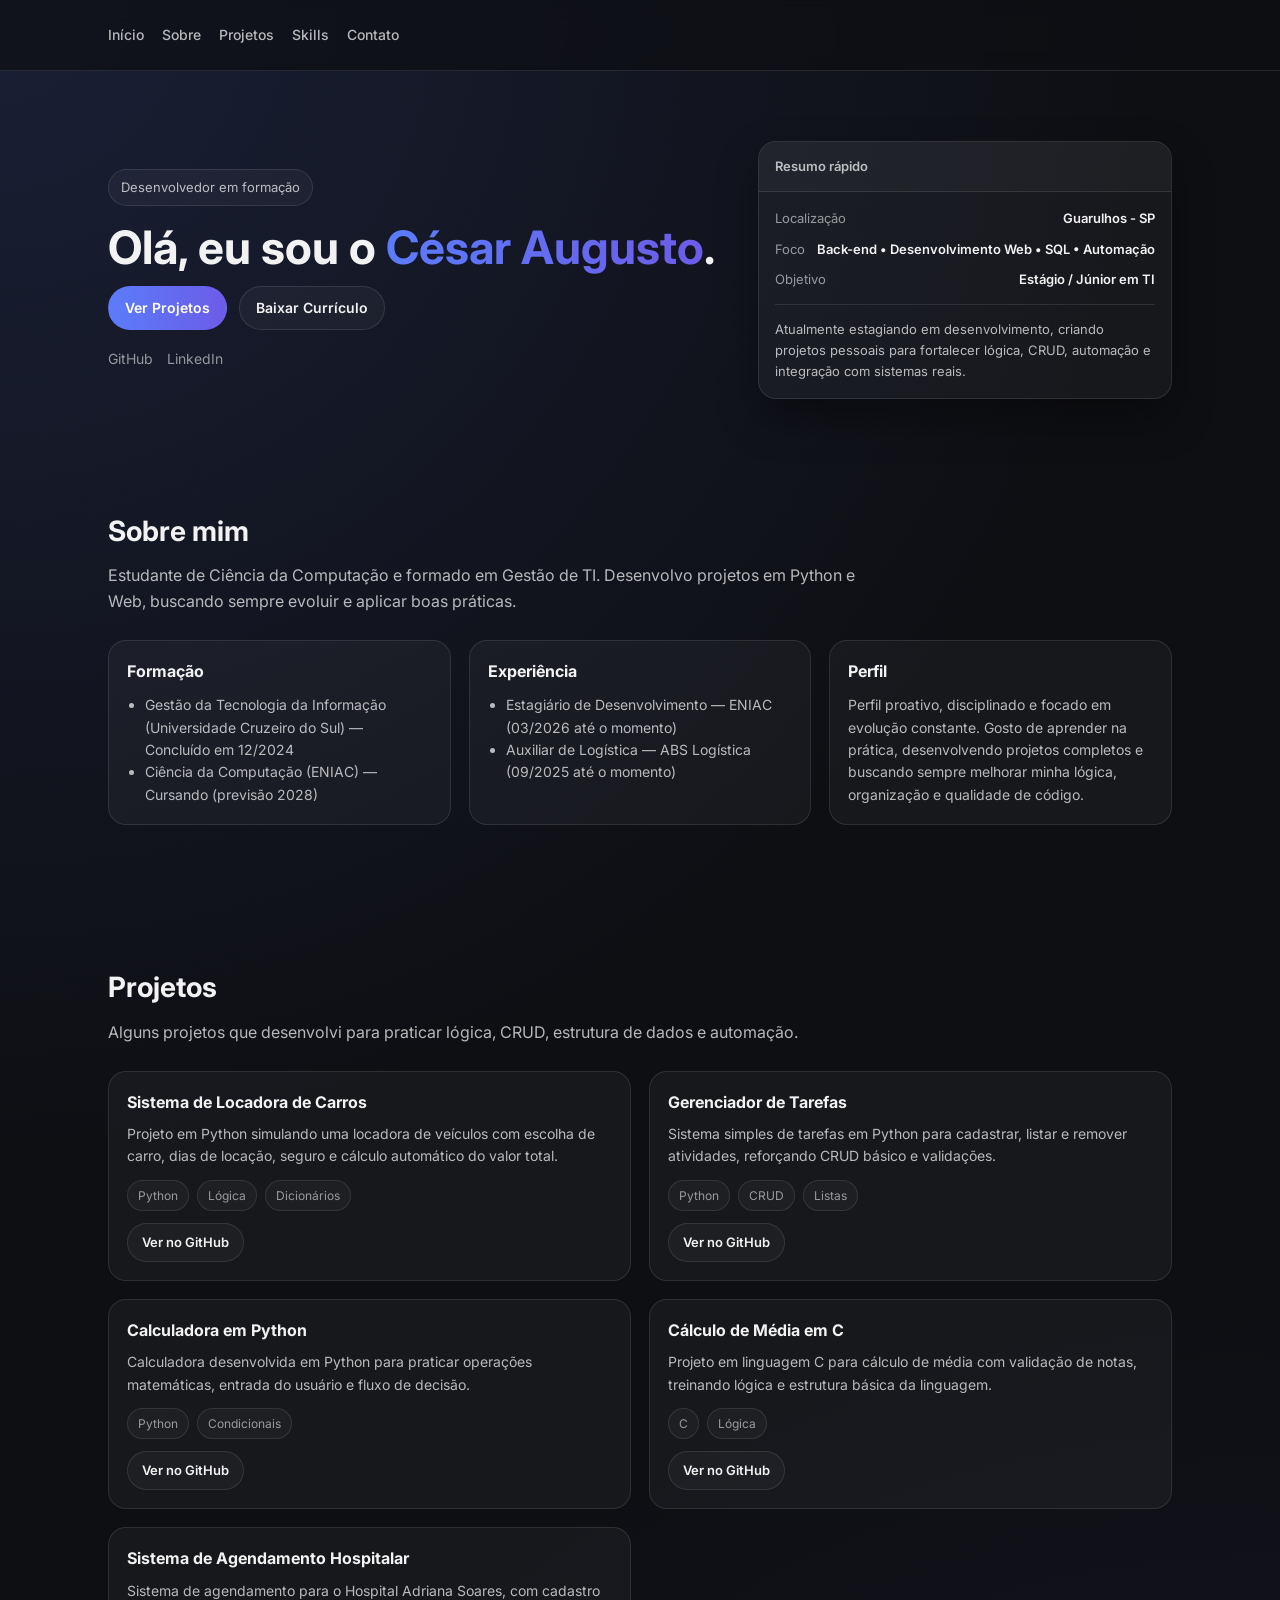
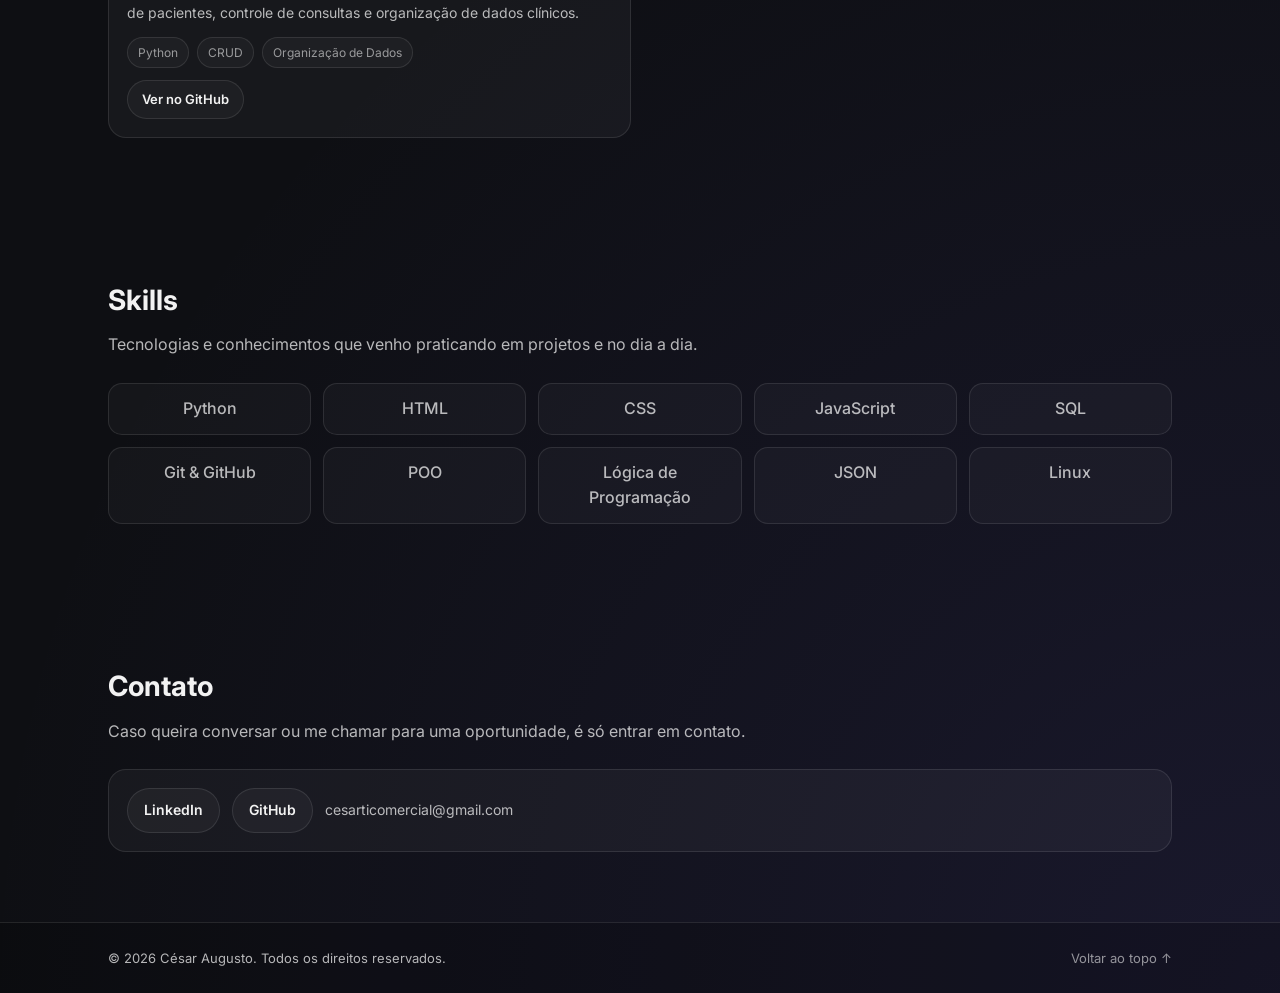
<file: index.html>
<!DOCTYPE html>
<html lang="pt-BR">
<head>
  <meta charset="UTF-8" />
  <meta name="viewport" content="width=device-width, initial-scale=1.0" />
  <title>César Augusto | Portfólio</title>
 
  <link rel="preconnect" href="https://fonts.googleapis.com">
  <link rel="preconnect" href="https://fonts.gstatic.com" crossorigin>
 
  <link href="https://fonts.googleapis.com/css2?family=Inter:wght@300;400;500;600;700&display=swap" rel="stylesheet">
 
  <link rel="stylesheet" href="style.css" />
</head>
 
<body>
  <header class="header" id="topo">
    <div class="container header-content">
      <nav class="nav" id="nav">
        <a href="#inicio">Início</a>
        <a href="#sobre">Sobre</a>
        <a href="#projetos">Projetos</a>
        <a href="#skills">Skills</a>
        <a href="#contato">Contato</a>
      </nav>
 
      <button class="menu-btn" id="menuBtn" aria-label="Abrir menu">
        ☰
      </button>
    </div>
  </header>
 
  <main>
    <!-- HERO -->
    <section class="hero" id="inicio">
      <div class="container hero-grid">
        <div class="hero-text">
          <p class="tag">Desenvolvedor em formação</p>
 
          <h1>
            Olá, eu sou o <span class="highlight">César Augusto</span>.
          </h1>
 
          <div class="hero-actions">
            <a class="btn primary" href="#projetos">Ver Projetos</a>
            <a class="btn ghost" href="Cesar_Augusto.cv.pdf" target="_blank">Baixar Currículo</a>
          </div>
 
          <div class="links">
            <a href="https://github.com/cesarcezinha5-dev" target="_blank">GitHub</a>
            <a href="https://linkedin.com/in/cesarauguusto" target="_blank">LinkedIn</a>
          </div>
        </div>
 
        <div class="hero-card">
          <div class="hero-card-top">
            <p class="mini-title">Resumo rápido</p>
          </div>
 
          <div class="hero-card-body">
            <div class="info-line">
              <span class="label">Localização</span>
              <span class="value">Guarulhos - SP</span>
            </div>
 
            <div class="info-line">
              <span class="label">Foco</span>
              <span class="value">Back-end • Desenvolvimento Web • SQL • Automação</span>
            </div>
 
            <div class="info-line">
              <span class="label">Objetivo</span>
              <span class="value">Estágio / Júnior em TI</span>
            </div>
 
            <div class="divider"></div>
 
            <p class="small-text">
              Atualmente estagiando em desenvolvimento, criando projetos pessoais para fortalecer lógica, CRUD, automação e integração com sistemas reais.
            </p>
          </div>
        </div>
      </div>
    </section>
 
    <!-- SOBRE -->
    <section class="section" id="sobre">
      <div class="container">
        <h2>Sobre mim</h2>
        <p class="section-desc">
          Estudante de Ciência da Computação e formado em Gestão de TI. Desenvolvo projetos em Python e Web, buscando sempre evoluir e aplicar boas práticas.
        </p>
 
        <div class="about-grid">
          <div class="about-card">
            <h3>Formação</h3>
            <ul>
              <li>Gestão da Tecnologia da Informação (Universidade Cruzeiro do Sul) — Concluído em 12/2024</li>
              <li>Ciência da Computação (ENIAC) — Cursando (previsão 2028)</li>
            </ul>
          </div>
 
          <div class="about-card">
            <h3>Experiência</h3>
            <ul>
              <li>Estagiário de Desenvolvimento — ENIAC (03/2026 até o momento)</li>
              <li>Auxiliar de Logística — ABS Logística (09/2025 até o momento)</li>
            </ul>
          </div>
 
          <div class="about-card">
            <h3>Perfil</h3>
            <p>
              Perfil proativo, disciplinado e focado em evolução constante. Gosto de aprender na prática, desenvolvendo projetos completos e buscando sempre melhorar minha lógica, organização e qualidade de código.
            </p>
          </div>
        </div>
      </div>
    </section>
 
    <!-- PROJETOS -->
    <section class="section" id="projetos">
      <div class="container">
        <h2>Projetos</h2>
        <p class="section-desc">
          Alguns projetos que desenvolvi para praticar lógica, CRUD, estrutura de dados e automação.
        </p>
 
        <div class="projects-grid">
          <article class="project-card">
            <h3>Sistema de Locadora de Carros</h3>
            <p>
              Projeto em Python simulando uma locadora de veículos com escolha de carro, dias de locação,
              seguro e cálculo automático do valor total.
            </p>
            <div class="tech">
              <span>Python</span>
              <span>Lógica</span>
              <span>Dicionários</span>
            </div>
            <a class="btn small" target="_blank" href="https://github.com/cesarcezinha5-dev/LocadoraDecarros">Ver no GitHub</a>
          </article>
 
          <article class="project-card">
            <h3>Gerenciador de Tarefas</h3>
            <p>
              Sistema simples de tarefas em Python para cadastrar, listar e remover atividades, reforçando CRUD básico e validações.
            </p>
            <div class="tech">
              <span>Python</span>
              <span>CRUD</span>
              <span>Listas</span>
            </div>
            <a class="btn small" target="_blank" href="https://github.com/cesarcezinha5-dev/GerenciadorDeTarefas">Ver no GitHub</a>
          </article>
 
          <article class="project-card">
            <h3>Calculadora em Python</h3>
            <p>
              Calculadora desenvolvida em Python para praticar operações matemáticas, entrada do usuário e fluxo de decisão.
            </p>
            <div class="tech">
              <span>Python</span>
              <span>Condicionais</span>
            </div>
            <a class="btn small" target="_blank" href="https://github.com/cesarcezinha5-dev/calculadora-python">Ver no GitHub</a>
          </article>
 
          <article class="project-card">
            <h3>Cálculo de Média em C</h3>
            <p>
              Projeto em linguagem C para cálculo de média com validação de notas, treinando lógica e estrutura básica da linguagem.
            </p>
            <div class="tech">
              <span>C</span>
              <span>Lógica</span>
            </div>
            <a class="btn small" target="_blank" href="https://github.com/cesarcezinha5-dev/C-lculo-de-m-dia-em-C">Ver no GitHub</a>
          </article>
 
          <article class="project-card">
            <h3>Sistema de Agendamento Hospitalar</h3>
            <p>
              Sistema de agendamento para o Hospital Adriana Soares, com cadastro de pacientes, controle de consultas e organização de dados clínicos.
            </p>
            <div class="tech">
              <span>Python</span>
              <span>CRUD</span>
              <span>Organização de Dados</span>
            </div>
            <a class="btn small" target="_blank" href="https://github.com/cesarcezinha5-dev/Sistema-de-Agendamento-Hospitalar---Hospital-Adriana-Soares">Ver no GitHub</a>
          </article>
        </div>
      </div>
    </section>
 
    <!-- SKILLS -->
    <section class="section" id="skills">
      <div class="container">
        <h2>Skills</h2>
        <p class="section-desc">
          Tecnologias e conhecimentos que venho praticando em projetos e no dia a dia.
        </p>
 
        <div class="skills-grid">
          <div class="skill">Python</div>
          <div class="skill">HTML</div>
          <div class="skill">CSS</div>
          <div class="skill">JavaScript</div>
          <div class="skill">SQL</div>
          <div class="skill">Git & GitHub</div>
          <div class="skill">POO</div>
          <div class="skill">Lógica de Programação</div>
          <div class="skill">JSON</div>
          <div class="skill">Linux</div>
        </div>
      </div>
    </section>
 
    <!-- CONTATO -->
    <section class="section" id="contato">
      <div class="container">
        <h2>Contato</h2>
        <p class="section-desc">
          Caso queira conversar ou me chamar para uma oportunidade, é só entrar em contato.
        </p>
 
        <div class="contact-box">
          <a class="btn ghost" target="_blank" href="https://linkedin.com/in/cesarauguusto">LinkedIn</a>
          <a class="btn ghost" target="_blank" href="https://github.com/cesarcezinha5-dev">GitHub</a>
          <span class="contact-email">cesarticomercial@gmail.com</span>
        </div>
      </div>
    </section>
  </main>
 
  <footer class="footer">
    <div class="container footer-content">
      <p>© <span id="year"></span> César Augusto. Todos os direitos reservados.</p>
      <a href="#topo">Voltar ao topo ↑</a>
    </div>
  </footer>
 
  <script src="javascript.js"></script>
</body>
</html>
</file>
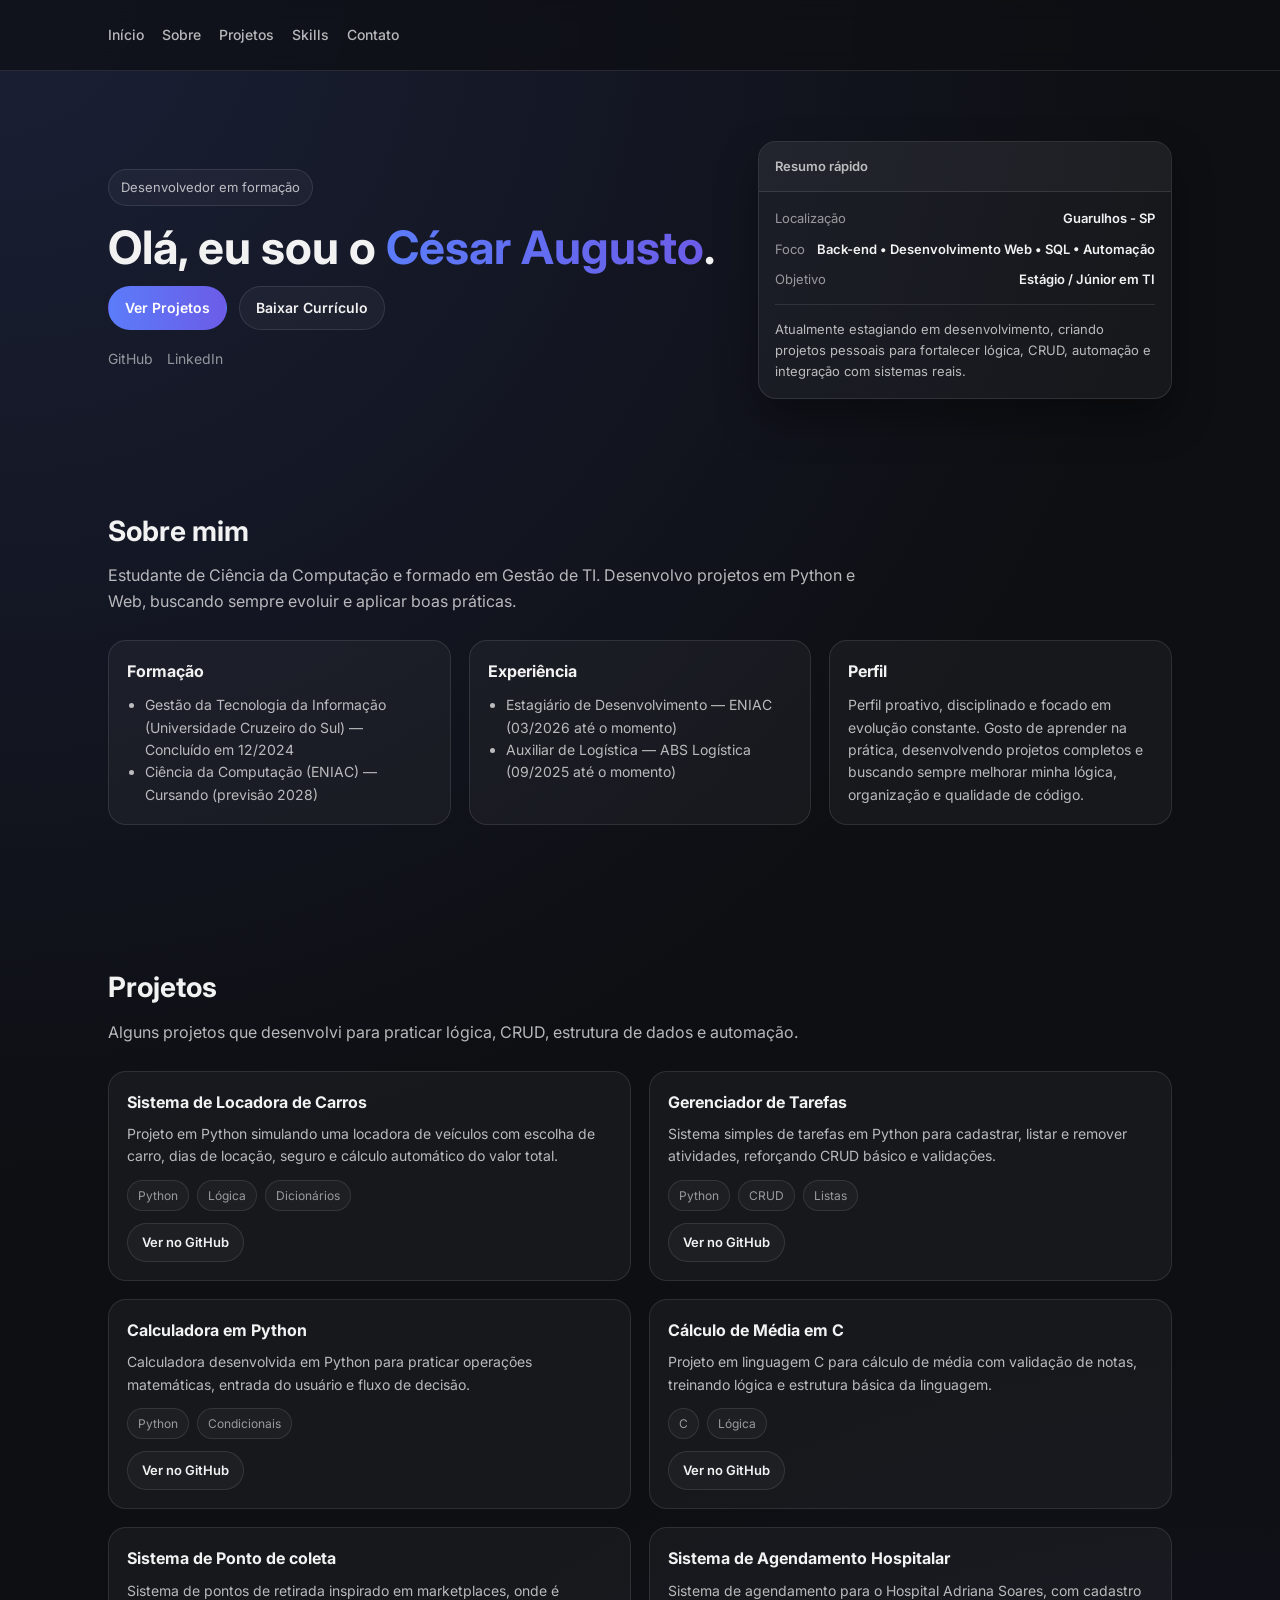
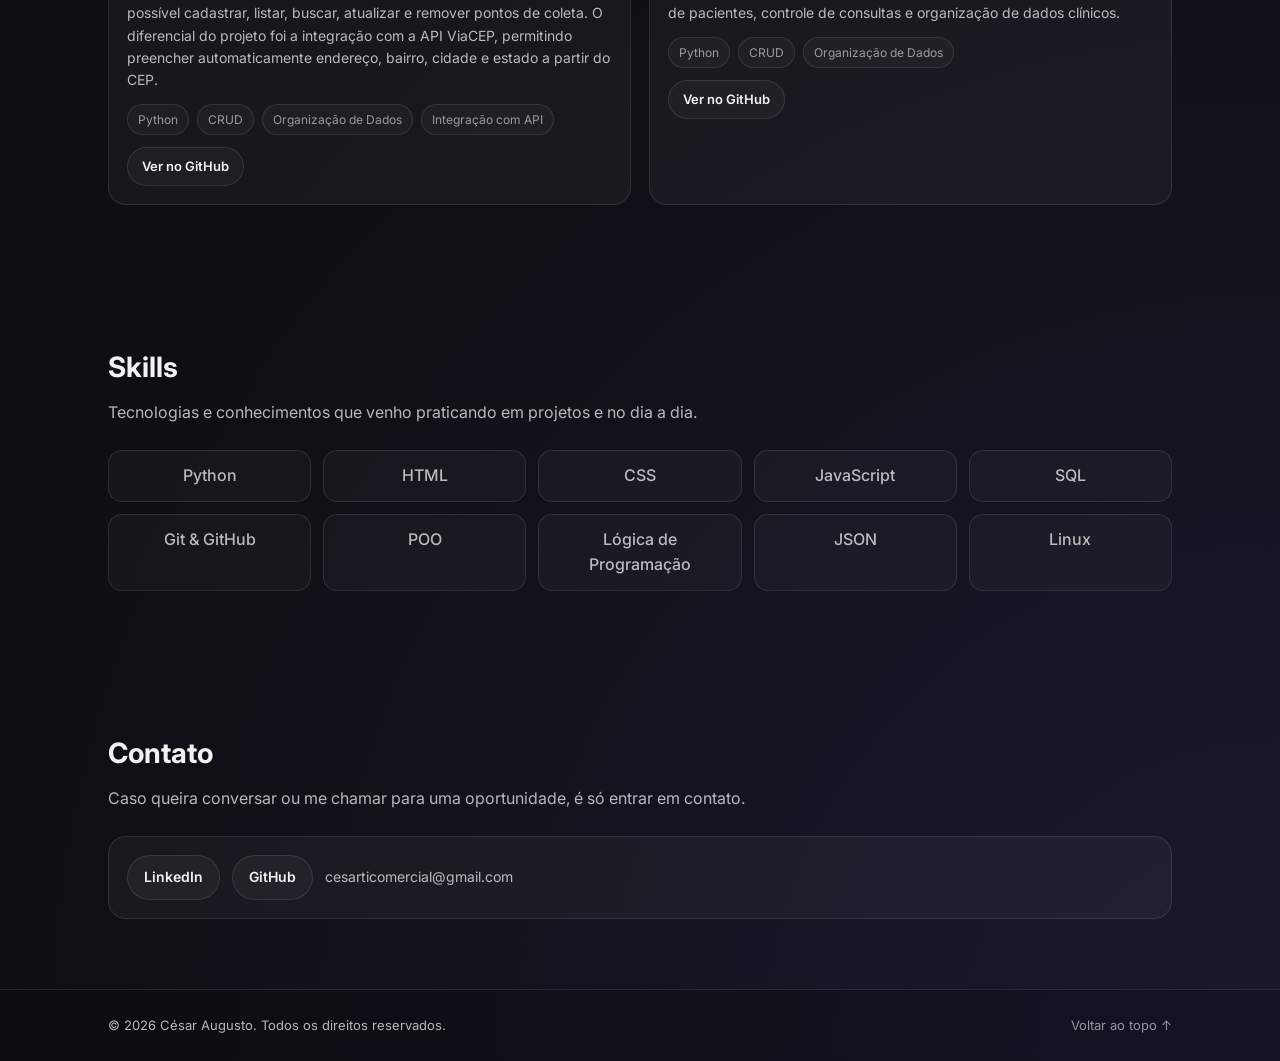
<file: Desktop/porfolio/index.html>
<!DOCTYPE html>
<html lang="pt-BR">
<head>
  <meta charset="UTF-8" />
  <meta name="viewport" content="width=device-width, initial-scale=1.0" />
  <title>César Augusto | Portfólio</title>
 
  <link rel="preconnect" href="https://fonts.googleapis.com">
  <link rel="preconnect" href="https://fonts.gstatic.com" crossorigin>
 
  <link href="https://fonts.googleapis.com/css2?family=Inter:wght@300;400;500;600;700&display=swap" rel="stylesheet">
 
  <link rel="stylesheet" href="style.css" />
</head>
 
<body>
  <header class="header" id="topo">
    <div class="container header-content">
      <nav class="nav" id="nav">
        <a href="#inicio">Início</a>
        <a href="#sobre">Sobre</a>
        <a href="#projetos">Projetos</a>
        <a href="#skills">Skills</a>
        <a href="#contato">Contato</a>
      </nav>
 
      <button class="menu-btn" id="menuBtn" aria-label="Abrir menu">
        ☰
      </button>
    </div>
  </header>
 
  <main>
    <!-- HERO -->
    <section class="hero" id="inicio">
      <div class="container hero-grid">
        <div class="hero-text">
          <p class="tag">Desenvolvedor em formação</p>
 
          <h1>
            Olá, eu sou o <span class="highlight">César Augusto</span>.
          </h1>
 
          <div class="hero-actions">
            <a class="btn primary" href="#projetos">Ver Projetos</a>
            <a class="btn ghost" href="Cesar_Augusto.cv.pdf" target="_blank">Baixar Currículo</a>
          </div>
 
          <div class="links">
            <a href="https://github.com/cesarcezinha5-dev" target="_blank">GitHub</a>
            <a href="https://linkedin.com/in/cesarauguusto" target="_blank">LinkedIn</a>
          </div>
        </div>
 
        <div class="hero-card">
          <div class="hero-card-top">
            <p class="mini-title">Resumo rápido</p>
          </div>
 
          <div class="hero-card-body">
            <div class="info-line">
              <span class="label">Localização</span>
              <span class="value">Guarulhos - SP</span>
            </div>
 
            <div class="info-line">
              <span class="label">Foco</span>
              <span class="value">Back-end • Desenvolvimento Web • SQL • Automação</span>
            </div>
 
            <div class="info-line">
              <span class="label">Objetivo</span>
              <span class="value">Estágio / Júnior em TI</span>
            </div>
 
            <div class="divider"></div>
 
            <p class="small-text">
              Atualmente estagiando em desenvolvimento, criando projetos pessoais para fortalecer lógica, CRUD, automação e integração com sistemas reais.
            </p>
          </div>
        </div>
      </div>
    </section>
 
    <!-- SOBRE -->
    <section class="section" id="sobre">
      <div class="container">
        <h2>Sobre mim</h2>
        <p class="section-desc">
          Estudante de Ciência da Computação e formado em Gestão de TI. Desenvolvo projetos em Python e Web, buscando sempre evoluir e aplicar boas práticas.
        </p>
 
        <div class="about-grid">
          <div class="about-card">
            <h3>Formação</h3>
            <ul>
              <li>Gestão da Tecnologia da Informação (Universidade Cruzeiro do Sul) — Concluído em 12/2024</li>
              <li>Ciência da Computação (ENIAC) — Cursando (previsão 2028)</li>
            </ul>
          </div>
 
          <div class="about-card">
            <h3>Experiência</h3>
            <ul>
              <li>Estagiário de Desenvolvimento — ENIAC (03/2026 até o momento)</li>
              <li>Auxiliar de Logística — ABS Logística (09/2025 até o momento)</li>
            </ul>
          </div>
 
          <div class="about-card">
            <h3>Perfil</h3>
            <p>
              Perfil proativo, disciplinado e focado em evolução constante. Gosto de aprender na prática, desenvolvendo projetos completos e buscando sempre melhorar minha lógica, organização e qualidade de código.
            </p>
          </div>
        </div>
      </div>
    </section>
 
    <!-- PROJETOS -->
    <section class="section" id="projetos">
      <div class="container">
        <h2>Projetos</h2>
        <p class="section-desc">
          Alguns projetos que desenvolvi para praticar lógica, CRUD, estrutura de dados e automação.
        </p>
 
        <div class="projects-grid">
          <article class="project-card">
            <h3>Sistema de Locadora de Carros</h3>
            <p>
              Projeto em Python simulando uma locadora de veículos com escolha de carro, dias de locação,
              seguro e cálculo automático do valor total.
            </p>
            <div class="tech">
              <span>Python</span>
              <span>Lógica</span>
              <span>Dicionários</span>
            </div>
            <a class="btn small" target="_blank" href="https://github.com/cesarcezinha5-dev/LocadoraDecarros">Ver no GitHub</a>
          </article>
 
          <article class="project-card">
            <h3>Gerenciador de Tarefas</h3>
            <p>
              Sistema simples de tarefas em Python para cadastrar, listar e remover atividades, reforçando CRUD básico e validações.
            </p>
            <div class="tech">
              <span>Python</span>
              <span>CRUD</span>
              <span>Listas</span>
            </div>
            <a class="btn small" target="_blank" href="https://github.com/cesarcezinha5-dev/GerenciadorDeTarefas">Ver no GitHub</a>
          </article>
 
          <article class="project-card">
            <h3>Calculadora em Python</h3>
            <p>
              Calculadora desenvolvida em Python para praticar operações matemáticas, entrada do usuário e fluxo de decisão.
            </p>
            <div class="tech">
              <span>Python</span>
              <span>Condicionais</span>
            </div>
            <a class="btn small" target="_blank" href="https://github.com/cesarcezinha5-dev/calculadora-python">Ver no GitHub</a>
          </article>
 
          <article class="project-card">
            <h3>Cálculo de Média em C</h3>
            <p>
              Projeto em linguagem C para cálculo de média com validação de notas, treinando lógica e estrutura básica da linguagem.
            </p>
            <div class="tech">
              <span>C</span>
              <span>Lógica</span>
            </div>
            <a class="btn small" target="_blank" href="https://github.com/cesarcezinha5-dev/C-lculo-de-m-dia-em-C">Ver no GitHub</a>
          </article>

          <article class="project-card">
            <h3>Sistema de Ponto de coleta</h3>
            <p>
              Sistema de pontos de retirada inspirado em marketplaces, onde é possível cadastrar, listar, buscar, atualizar e remover pontos de coleta. O diferencial do projeto foi a integração com a API ViaCEP, permitindo preencher automaticamente endereço, bairro, cidade e estado a partir do CEP.
            </p>
            <div class="tech">
              <span>Python</span>
              <span>CRUD</span>
              <span>Organização de Dados</span>
              <span>Integração com API</span>
            </div>
            <a class="btn small" target="_blank" href="https://github.com/cesarcezinha5-dev/Sistema-de-ponto-de-coleta">Ver no GitHub</a>
          </article>
 
          <article class="project-card">
            <h3>Sistema de Agendamento Hospitalar</h3>
            <p>
              Sistema de agendamento para o Hospital Adriana Soares, com cadastro de pacientes, controle de consultas e organização de dados clínicos.
            </p>
            <div class="tech">
              <span>Python</span>
              <span>CRUD</span>
              <span>Organização de Dados</span>
            </div>
            <a class="btn small" target="_blank" href="https://github.com/cesarcezinha5-dev/Sistema-de-Agendamento-Hospitalar---Hospital-Adriana-Soares">Ver no GitHub</a>
          </article>
        </div>
      </div>
    </section>
 
    <!-- SKILLS -->
    <section class="section" id="skills">
      <div class="container">
        <h2>Skills</h2>
        <p class="section-desc">
          Tecnologias e conhecimentos que venho praticando em projetos e no dia a dia.
        </p>
 
        <div class="skills-grid">
          <div class="skill">Python</div>
          <div class="skill">HTML</div>
          <div class="skill">CSS</div>
          <div class="skill">JavaScript</div>
          <div class="skill">SQL</div>
          <div class="skill">Git & GitHub</div>
          <div class="skill">POO</div>
          <div class="skill">Lógica de Programação</div>
          <div class="skill">JSON</div>
          <div class="skill">Linux</div>
        </div>
      </div>
    </section>
 
    <!-- CONTATO -->
    <section class="section" id="contato">
      <div class="container">
        <h2>Contato</h2>
        <p class="section-desc">
          Caso queira conversar ou me chamar para uma oportunidade, é só entrar em contato.
        </p>
 
        <div class="contact-box">
          <a class="btn ghost" target="_blank" href="https://linkedin.com/in/cesarauguusto">LinkedIn</a>
          <a class="btn ghost" target="_blank" href="https://github.com/cesarcezinha5-dev">GitHub</a>
          <span class="contact-email">cesarticomercial@gmail.com</span>
        </div>
      </div>
    </section>
  </main>
 
  <footer class="footer">
    <div class="container footer-content">
      <p>© <span id="year"></span> César Augusto. Todos os direitos reservados.</p>
      <a href="#topo">Voltar ao topo ↑</a>
    </div>
  </footer>
 
  <script src="javascript.js"></script>
</body>
</html>
</file>
<file: style.css>
:root{
  --bg: #0e0f13;
  --bg2: #141621;
  --card: rgba(255,255,255,0.06);
  --border: rgba(255,255,255,0.10);
  --text: #f2f2f2;
  --muted: rgba(255,255,255,0.70);
  --muted2: rgba(255,255,255,0.55);
  --accent: #5b7cfa;
  --accent2: #6c5ce7;
  --shadow: 0 20px 40px rgba(0,0,0,0.35);
}

*{
  margin: 0;
  padding: 0;
  box-sizing: border-box;
}

html{
  scroll-behavior: smooth;
}

body{
  font-family: "Inter", sans-serif;
  background: radial-gradient(circle at top left, rgba(91,124,250,0.15), transparent 40%),
              radial-gradient(circle at bottom right, rgba(108,92,231,0.12), transparent 45%),
              var(--bg);
  color: var(--text);
  line-height: 1.6;
}

.container{
  width: 100%;
  max-width: 1100px;
  margin: 0 auto;
  padding: 0 18px;
}

/* HEADER */
.header{
  position: sticky;
  top: 0;
  z-index: 999;
  backdrop-filter: blur(10px);
  background: rgba(14, 15, 19, 0.7);
  border-bottom: 1px solid var(--border);
}

.header-content{
  height: 70px;
  display: flex;
  align-items: center;
  justify-content: space-between;
}

.brand{
  display: flex;
  align-items: center;
  gap: 10px;
}

.brand-dot{
  width: 10px;
  height: 10px;
  border-radius: 50%;
  background: var(--accent);
  box-shadow: 0 0 15px rgba(91,124,250,0.7);
}

.brand-name{
  font-weight: 700;
  font-size: 16px;
  letter-spacing: 0.3px;
}

.nav{
  display: flex;
  gap: 18px;
}

.nav a{
  text-decoration: none;
  color: var(--muted);
  font-weight: 500;
  font-size: 14px;
  transition: 0.2s;
}

.nav a:hover{
  color: var(--text);
}

.menu-btn{
  display: none;
  font-size: 22px;
  background: transparent;
  border: none;
  color: var(--text);
  cursor: pointer;
}

/* HERO */
.hero{
  padding: 70px 0 40px;
}

.hero-grid{
  display: grid;
  grid-template-columns: 1.2fr 0.8fr;
  gap: 30px;
  align-items: center;
}

.tag{
  display: inline-block;
  padding: 7px 12px;
  border-radius: 999px;
  border: 1px solid var(--border);
  background: rgba(255,255,255,0.04);
  color: var(--muted);
  font-size: 13px;
  margin-bottom: 16px;
}

.hero h1{
  font-size: 46px;
  line-height: 1.1;
  margin-bottom: 14px;
}

.highlight{
  background: linear-gradient(90deg, var(--accent), var(--accent2));
  background-clip: text;
  -webkit-background-clip: text;
  -webkit-text-fill-color: transparent;
}

.subtitle{
  font-size: 16px;
  color: var(--muted);
  max-width: 540px;
  margin-bottom: 22px;
}

.hero-actions{
  display: flex;
  gap: 12px;
  flex-wrap: wrap;
  margin-bottom: 18px;
}

.links{
  display: flex;
  gap: 14px;
  flex-wrap: wrap;
}

.links a{
  color: var(--muted2);
  text-decoration: none;
  font-size: 14px;
}

.links a:hover{
  color: var(--text);
}

.hero-card{
  border: 1px solid var(--border);
  border-radius: 18px;
  background: rgba(255,255,255,0.04);
  box-shadow: var(--shadow);
  overflow: hidden;
}

.hero-card-top{
  padding: 14px 16px;
  border-bottom: 1px solid var(--border);
  background: rgba(255,255,255,0.03);
}

.mini-title{
  font-weight: 600;
  font-size: 13px;
  color: var(--muted);
}

.hero-card-body{
  padding: 16px;
}

.info-line{
  display: flex;
  justify-content: space-between;
  margin-bottom: 10px;
  gap: 10px;
}

.label{
  color: var(--muted2);
  font-size: 13px;
}

.value{
  font-weight: 600;
  font-size: 13px;
}

.divider{
  margin: 14px 0;
  height: 1px;
  background: var(--border);
}

.small-text{
  color: var(--muted);
  font-size: 13px;
}

/* SECTIONS */
.section{
  padding: 70px 0;
}

.section h2{
  font-size: 28px;
  margin-bottom: 10px;
}

.section-desc{
  color: var(--muted);
  max-width: 750px;
  margin-bottom: 25px;
}

/* ABOUT */
.about-grid{
  display: grid;
  grid-template-columns: repeat(3, 1fr);
  gap: 18px;
}

.about-card{
  border: 1px solid var(--border);
  background: rgba(255,255,255,0.04);
  border-radius: 18px;
  padding: 18px;
}

.about-card h3{
  font-size: 16px;
  margin-bottom: 10px;
}

.about-card ul{
  padding-left: 18px;
  color: var(--muted);
  font-size: 14px;
}

.about-card p{
  color: var(--muted);
  font-size: 14px;
}

/* PROJECTS */
.projects-grid{
  display: grid;
  grid-template-columns: repeat(2, 1fr);
  gap: 18px;
}

.project-card{
  border: 1px solid var(--border);
  background: rgba(255,255,255,0.04);
  border-radius: 18px;
  padding: 18px;
  transition: 0.2s;
}

.project-card:hover{
  transform: translateY(-3px);
  border-color: rgba(91,124,250,0.4);
}

.project-card h3{
  font-size: 16px;
  margin-bottom: 8px;
}

.project-card p{
  color: var(--muted);
  font-size: 14px;
  margin-bottom: 12px;
}

.tech{
  display: flex;
  gap: 8px;
  flex-wrap: wrap;
  margin-bottom: 12px;
}

.tech span{
  font-size: 12px;
  padding: 5px 10px;
  border-radius: 999px;
  border: 1px solid var(--border);
  color: var(--muted2);
  background: rgba(255,255,255,0.03);
}

/* SKILLS */
.skills-grid{
  display: grid;
  grid-template-columns: repeat(5, 1fr);
  gap: 12px;
}

.skill{
  border: 1px solid var(--border);
  border-radius: 14px;
  padding: 12px;
  text-align: center;
  background: rgba(255,255,255,0.03);
  color: var(--muted);
  font-weight: 500;
  transition: 0.2s;
}

.skill:hover{
  border-color: rgba(91,124,250,0.4);
  color: var(--text);
}

/* CONTACT */
.contact-box{
  display: flex;
  gap: 12px;
  flex-wrap: wrap;
  border: 1px solid var(--border);
  background: rgba(255,255,255,0.04);
  border-radius: 18px;
  padding: 18px;
}

/* BUTTONS */
.btn{
  display: inline-flex;
  align-items: center;
  justify-content: center;
  gap: 8px;
  border-radius: 999px;
  padding: 10px 16px;
  font-size: 14px;
  font-weight: 600;
  text-decoration: none;
  border: 1px solid transparent;
  transition: 0.2s;
  cursor: pointer;
}

.btn.primary{
  background: linear-gradient(90deg, var(--accent), var(--accent2));
  color: white;
}

.btn.primary:hover{
  opacity: 0.9;
}

.btn.ghost{
  border: 1px solid var(--border);
  background: rgba(255,255,255,0.04);
  color: var(--text);
}

.btn.ghost:hover{
  border-color: rgba(91,124,250,0.4);
}

.btn.small{
  padding: 8px 14px;
  font-size: 13px;
  border: 1px solid var(--border);
  background: rgba(255,255,255,0.03);
  color: var(--text);
}

.btn.small:hover{
  border-color: rgba(91,124,250,0.4);
}

/* FOOTER */
.footer{
  border-top: 1px solid var(--border);
  padding: 25px 0;
  background: rgba(0,0,0,0.2);
}

.footer-content{
  display: flex;
  justify-content: space-between;
  align-items: center;
  gap: 12px;
  flex-wrap: wrap;
}

.footer p{
  color: var(--muted);
  font-size: 13px;
}

.footer a{
  color: var(--muted2);
  text-decoration: none;
  font-size: 13px;
}

.footer a:hover{
  color: var(--text);
}

/* RESPONSIVO */
@media (max-width: 900px){
  .hero-grid{
    grid-template-columns: 1fr;
  }

  .about-grid{
    grid-template-columns: 1fr;
  }

  .projects-grid{
    grid-template-columns: 1fr;
  }

  .skills-grid{
    grid-template-columns: repeat(2, 1fr);
  }

  .nav{
    display: none;
    position: absolute;
    top: 70px;
    right: 0;
    left: 0;
    padding: 18px;
    background: rgba(14,15,19,0.95);
    border-bottom: 1px solid var(--border);
    flex-direction: column;
  }

  .nav.active{
    display: flex;
  }

  .menu-btn{
    display: block;
  }

  .hero h1{
    font-size: 36px;
  }
}

.hidden {
    opacity: 0;
    transform: translateY(30px);
    transition: all 0.6s ease;
}

.show {
    opacity: 1;
    transform: translateY(0);
}
/* EMAIL CONTATO */
.contact-email {
  color: var(--muted);
  font-size: 14px;
  display: flex;
  align-items: center;
}
</file>
<file: Desktop/porfolio/style.css>
:root{
  --bg: #0e0f13;
  --bg2: #141621;
  --card: rgba(255,255,255,0.06);
  --border: rgba(255,255,255,0.10);
  --text: #f2f2f2;
  --muted: rgba(255,255,255,0.70);
  --muted2: rgba(255,255,255,0.55);
  --accent: #5b7cfa;
  --accent2: #6c5ce7;
  --shadow: 0 20px 40px rgba(0,0,0,0.35);
}

*{
  margin: 0;
  padding: 0;
  box-sizing: border-box;
}

html{
  scroll-behavior: smooth;
}

body{
  font-family: "Inter", sans-serif;
  background: radial-gradient(circle at top left, rgba(91,124,250,0.15), transparent 40%),
              radial-gradient(circle at bottom right, rgba(108,92,231,0.12), transparent 45%),
              var(--bg);
  color: var(--text);
  line-height: 1.6;
}

.container{
  width: 100%;
  max-width: 1100px;
  margin: 0 auto;
  padding: 0 18px;
}

/* HEADER */
.header{
  position: sticky;
  top: 0;
  z-index: 999;
  backdrop-filter: blur(10px);
  background: rgba(14, 15, 19, 0.7);
  border-bottom: 1px solid var(--border);
}

.header-content{
  height: 70px;
  display: flex;
  align-items: center;
  justify-content: space-between;
}

.brand{
  display: flex;
  align-items: center;
  gap: 10px;
}

.brand-dot{
  width: 10px;
  height: 10px;
  border-radius: 50%;
  background: var(--accent);
  box-shadow: 0 0 15px rgba(91,124,250,0.7);
}

.brand-name{
  font-weight: 700;
  font-size: 16px;
  letter-spacing: 0.3px;
}

.nav{
  display: flex;
  gap: 18px;
}

.nav a{
  text-decoration: none;
  color: var(--muted);
  font-weight: 500;
  font-size: 14px;
  transition: 0.2s;
}

.nav a:hover{
  color: var(--text);
}

.menu-btn{
  display: none;
  font-size: 22px;
  background: transparent;
  border: none;
  color: var(--text);
  cursor: pointer;
}

/* HERO */
.hero{
  padding: 70px 0 40px;
}

.hero-grid{
  display: grid;
  grid-template-columns: 1.2fr 0.8fr;
  gap: 30px;
  align-items: center;
}

.tag{
  display: inline-block;
  padding: 7px 12px;
  border-radius: 999px;
  border: 1px solid var(--border);
  background: rgba(255,255,255,0.04);
  color: var(--muted);
  font-size: 13px;
  margin-bottom: 16px;
}

.hero h1{
  font-size: 46px;
  line-height: 1.1;
  margin-bottom: 14px;
}

.highlight{
  background: linear-gradient(90deg, var(--accent), var(--accent2));
  background-clip: text;
  -webkit-background-clip: text;
  -webkit-text-fill-color: transparent;
}

.subtitle{
  font-size: 16px;
  color: var(--muted);
  max-width: 540px;
  margin-bottom: 22px;
}

.hero-actions{
  display: flex;
  gap: 12px;
  flex-wrap: wrap;
  margin-bottom: 18px;
}

.links{
  display: flex;
  gap: 14px;
  flex-wrap: wrap;
}

.links a{
  color: var(--muted2);
  text-decoration: none;
  font-size: 14px;
}

.links a:hover{
  color: var(--text);
}

.hero-card{
  border: 1px solid var(--border);
  border-radius: 18px;
  background: rgba(255,255,255,0.04);
  box-shadow: var(--shadow);
  overflow: hidden;
}

.hero-card-top{
  padding: 14px 16px;
  border-bottom: 1px solid var(--border);
  background: rgba(255,255,255,0.03);
}

.mini-title{
  font-weight: 600;
  font-size: 13px;
  color: var(--muted);
}

.hero-card-body{
  padding: 16px;
}

.info-line{
  display: flex;
  justify-content: space-between;
  margin-bottom: 10px;
  gap: 10px;
}

.label{
  color: var(--muted2);
  font-size: 13px;
}

.value{
  font-weight: 600;
  font-size: 13px;
}

.divider{
  margin: 14px 0;
  height: 1px;
  background: var(--border);
}

.small-text{
  color: var(--muted);
  font-size: 13px;
}

/* SECTIONS */
.section{
  padding: 70px 0;
}

.section h2{
  font-size: 28px;
  margin-bottom: 10px;
}

.section-desc{
  color: var(--muted);
  max-width: 750px;
  margin-bottom: 25px;
}

/* ABOUT */
.about-grid{
  display: grid;
  grid-template-columns: repeat(3, 1fr);
  gap: 18px;
}

.about-card{
  border: 1px solid var(--border);
  background: rgba(255,255,255,0.04);
  border-radius: 18px;
  padding: 18px;
}

.about-card h3{
  font-size: 16px;
  margin-bottom: 10px;
}

.about-card ul{
  padding-left: 18px;
  color: var(--muted);
  font-size: 14px;
}

.about-card p{
  color: var(--muted);
  font-size: 14px;
}

/* PROJECTS */
.projects-grid{
  display: grid;
  grid-template-columns: repeat(2, 1fr);
  gap: 18px;
}

.project-card{
  border: 1px solid var(--border);
  background: rgba(255,255,255,0.04);
  border-radius: 18px;
  padding: 18px;
  transition: 0.2s;
}

.project-card:hover{
  transform: translateY(-3px);
  border-color: rgba(91,124,250,0.4);
}

.project-card h3{
  font-size: 16px;
  margin-bottom: 8px;
}

.project-card p{
  color: var(--muted);
  font-size: 14px;
  margin-bottom: 12px;
}

.tech{
  display: flex;
  gap: 8px;
  flex-wrap: wrap;
  margin-bottom: 12px;
}

.tech span{
  font-size: 12px;
  padding: 5px 10px;
  border-radius: 999px;
  border: 1px solid var(--border);
  color: var(--muted2);
  background: rgba(255,255,255,0.03);
}

/* SKILLS */
.skills-grid{
  display: grid;
  grid-template-columns: repeat(5, 1fr);
  gap: 12px;
}

.skill{
  border: 1px solid var(--border);
  border-radius: 14px;
  padding: 12px;
  text-align: center;
  background: rgba(255,255,255,0.03);
  color: var(--muted);
  font-weight: 500;
  transition: 0.2s;
}

.skill:hover{
  border-color: rgba(91,124,250,0.4);
  color: var(--text);
}

/* CONTACT */
.contact-box{
  display: flex;
  gap: 12px;
  flex-wrap: wrap;
  border: 1px solid var(--border);
  background: rgba(255,255,255,0.04);
  border-radius: 18px;
  padding: 18px;
}

/* BUTTONS */
.btn{
  display: inline-flex;
  align-items: center;
  justify-content: center;
  gap: 8px;
  border-radius: 999px;
  padding: 10px 16px;
  font-size: 14px;
  font-weight: 600;
  text-decoration: none;
  border: 1px solid transparent;
  transition: 0.2s;
  cursor: pointer;
}

.btn.primary{
  background: linear-gradient(90deg, var(--accent), var(--accent2));
  color: white;
}

.btn.primary:hover{
  opacity: 0.9;
}

.btn.ghost{
  border: 1px solid var(--border);
  background: rgba(255,255,255,0.04);
  color: var(--text);
}

.btn.ghost:hover{
  border-color: rgba(91,124,250,0.4);
}

.btn.small{
  padding: 8px 14px;
  font-size: 13px;
  border: 1px solid var(--border);
  background: rgba(255,255,255,0.03);
  color: var(--text);
}

.btn.small:hover{
  border-color: rgba(91,124,250,0.4);
}

/* FOOTER */
.footer{
  border-top: 1px solid var(--border);
  padding: 25px 0;
  background: rgba(0,0,0,0.2);
}

.footer-content{
  display: flex;
  justify-content: space-between;
  align-items: center;
  gap: 12px;
  flex-wrap: wrap;
}

.footer p{
  color: var(--muted);
  font-size: 13px;
}

.footer a{
  color: var(--muted2);
  text-decoration: none;
  font-size: 13px;
}

.footer a:hover{
  color: var(--text);
}

/* RESPONSIVO */
@media (max-width: 900px){
  .hero-grid{
    grid-template-columns: 1fr;
  }

  .about-grid{
    grid-template-columns: 1fr;
  }

  .projects-grid{
    grid-template-columns: 1fr;
  }

  .skills-grid{
    grid-template-columns: repeat(2, 1fr);
  }

  .nav{
    display: none;
    position: absolute;
    top: 70px;
    right: 0;
    left: 0;
    padding: 18px;
    background: rgba(14,15,19,0.95);
    border-bottom: 1px solid var(--border);
    flex-direction: column;
  }

  .nav.active{
    display: flex;
  }

  .menu-btn{
    display: block;
  }

  .hero h1{
    font-size: 36px;
  }
}

.hidden {
    opacity: 0;
    transform: translateY(30px);
    transition: all 0.6s ease;
}

.show {
    opacity: 1;
    transform: translateY(0);
}
/* EMAIL CONTATO */
.contact-email {
  color: var(--muted);
  font-size: 14px;
  display: flex;
  align-items: center;
}
</file>
